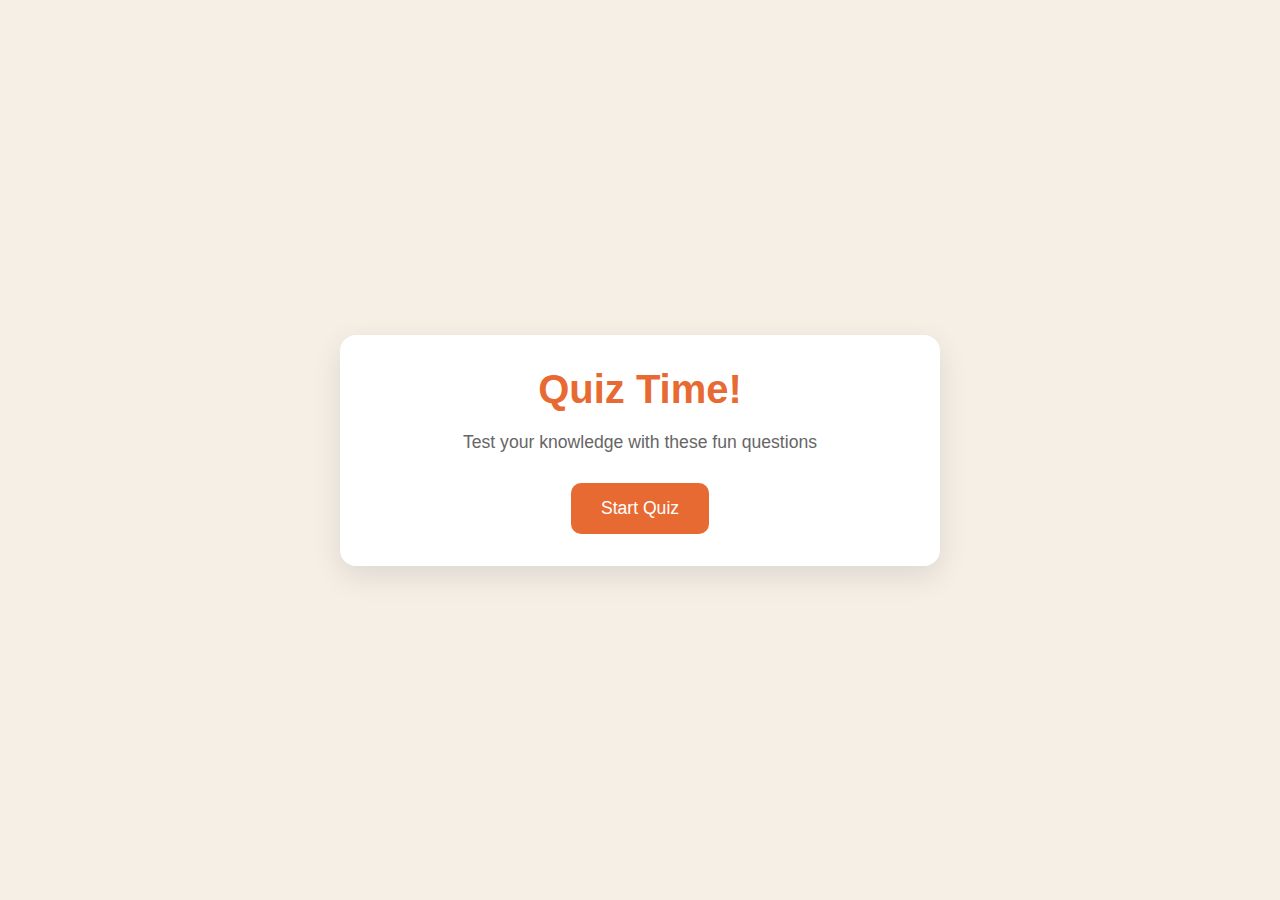
<file: 01-quiz-game/index.html>
<!DOCTYPE html>
<html lang="en">
  <head>
    <meta charset="UTF-8" />
    <meta name="viewport" content="width=device-width, initial-scale=1.0" />
    <title>Quiz Game</title>
    <link rel="stylesheet" href="style.css" />
  </head>
  <body>
    <div class="container">
      <div class="screen active" id="start-screen">
        <h1>Quiz Time!</h1>
        <p>Test your knowledge with these fun questions</p>
        <button id="start-btn">Start Quiz</button>
      </div>

      <div class="screen" id="quiz-screen">
        <div class="quiz-header">
          <h2 id="question-text">Question goes here</h2>
          <div class="quiz-info">
            <p>
              Question <span id="current-question">1</span> of <span id="total-questions">5</span>
            </p>

            <p>Score: <span id="score">0</span></p>
          </div>
        </div>

        <div id="answers-container" class="answers-container">
          <!-- Answer buttons will be insterted here from our js code later at some point -->
        </div>

        <div class="progress-bar">
          <div id="progress" class="progress"></div>
        </div>
      </div>

      <div id="result-screen" class="screen">
        <h1>Quiz Results</h1>
        <div class="result-info">
          <p>You scored <span id="final-score">0</span> out of <span id="max-score">5</span></p>

          <div id="result-message">Good job!</div>
        </div>
        <button id="restart-btn">Restart Quiz</button>
      </div>
    </div>

    <script src="script.js"></script>
  </body>
</html>
</file>
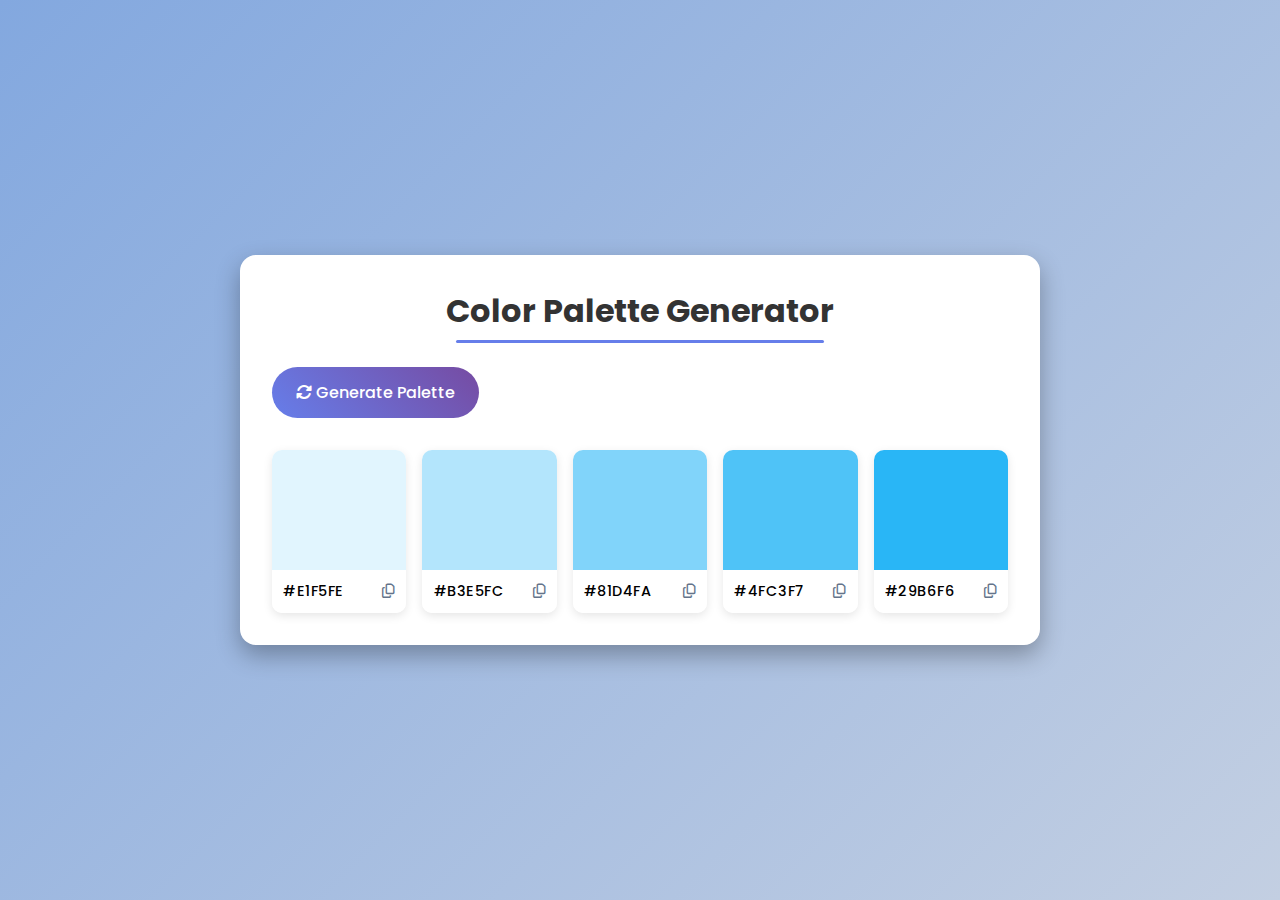
<file: 02-color-palette-generator/index.html>
<!DOCTYPE html>
<html lang="en">
  <head>
    <meta charset="UTF-8" />
    <meta name="viewport" content="width=device-width, initial-scale=1.0" />
    <title>Color Palette Generator</title>
    <link
      rel="stylesheet"
      href="https://cdnjs.cloudflare.com/ajax/libs/font-awesome/6.7.2/css/all.min.css"
      integrity="sha512-Evv84Mr4kqVGRNSgIGL/F/aIDqQb7xQ2vcrdIwxfjThSH8CSR7PBEakCr51Ck+w+/U6swU2Im1vVX0SVk9ABhg=="
      crossorigin="anonymous"
      referrerpolicy="no-referrer"
    />
    <link rel="stylesheet" href="style.css" />
  </head>
  <body>
    <div class="container">
      <h1>Color Palette Generator</h1>

      <button id="generate-btn">
        <i class="fas fa-sync-alt"></i>
        Generate Palette
      </button>

      <div class="palette-container">
        <!-- COLOR BOX 1 -->
        <div class="color-box">
          <div class="color" style="background-color: #e1f5fe"></div>
          <div class="color-info">
            <span class="hex-value">#E1F5FE</span>
            <i class="far fa-copy copy-btn" title="Copy to clipboard"></i>
          </div>
        </div>
        <!-- COLOR BOX 2 -->
        <div class="color-box">
          <div class="color" style="background-color: #b3e5fc"></div>
          <div class="color-info">
            <span class="hex-value">#B3E5FC</span>
            <i class="far fa-copy copy-btn" title="Copy to clipboard"></i>
          </div>
        </div>
        <!-- COLOR BOX 3 -->
        <div class="color-box">
          <div class="color" style="background-color: #81d4fa"></div>
          <div class="color-info">
            <span class="hex-value">#81D4FA</span>
            <i class="far fa-copy copy-btn" title="Copy to clipboard"></i>
          </div>
        </div>
        <!-- COLOR BOX 4 -->
        <div class="color-box">
          <div class="color" style="background-color: #4fc3f7"></div>
          <div class="color-info">
            <span class="hex-value">#4FC3F7</span>
            <i class="far fa-copy copy-btn" title="Copy to clipboard"></i>
          </div>
        </div>
        <!-- COLOR BOX 5 -->
        <div class="color-box">
          <div class="color" style="background-color: #29b6f6"></div>
          <div class="color-info">
            <span class="hex-value">#29B6F6</span>
            <i class="far fa-copy copy-btn" title="Copy to clipboard"></i>
          </div>
        </div>
      </div>
    </div>

    <script src="script.js"></script>
  </body>
</html>
</file>
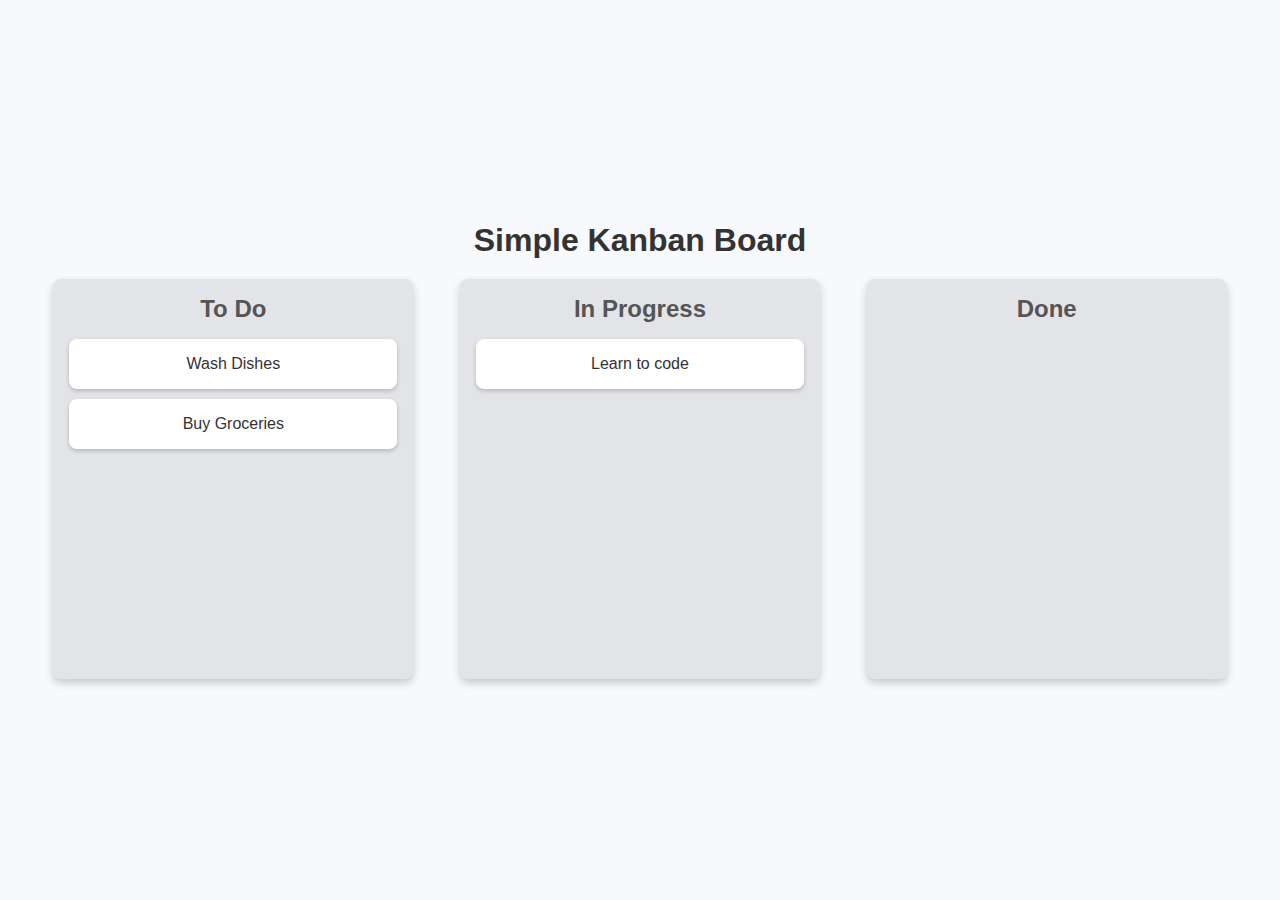
<file: 03-drag-and-drop/index.html>
<!DOCTYPE html>
<html lang="en">
  <head>
    <meta charset="UTF-8" />
    <meta name="viewport" content="width=device-width, initial-scale=1.0" />
    <title>Kanban Board</title>
    <link rel="stylesheet" href="style.css" />
  </head>
  <body>
    <div class="container">
      <h1>Simple Kanban Board</h1>

      <div class="board">
        <!-- LIST 1 -->
        <div class="list" id="list1">
          <h2>To Do</h2>
          <div class="card" draggable="true" id="card1">Wash Dishes</div>
          <div class="card" draggable="true" id="card2">Buy Groceries</div>
        </div>

        <!-- LIST 2 -->
        <div class="list" id="list2">
          <h2>In Progress</h2>
          <div class="card" draggable="true" id="card3">Learn to code</div>
        </div>

        <!-- LIST 3 -->
        <div class="list" id="list3">
          <h2>Done</h2>
        </div>
      </div>
    </div>

    <script src="script.js"></script>
  </body>
</html>
</file>
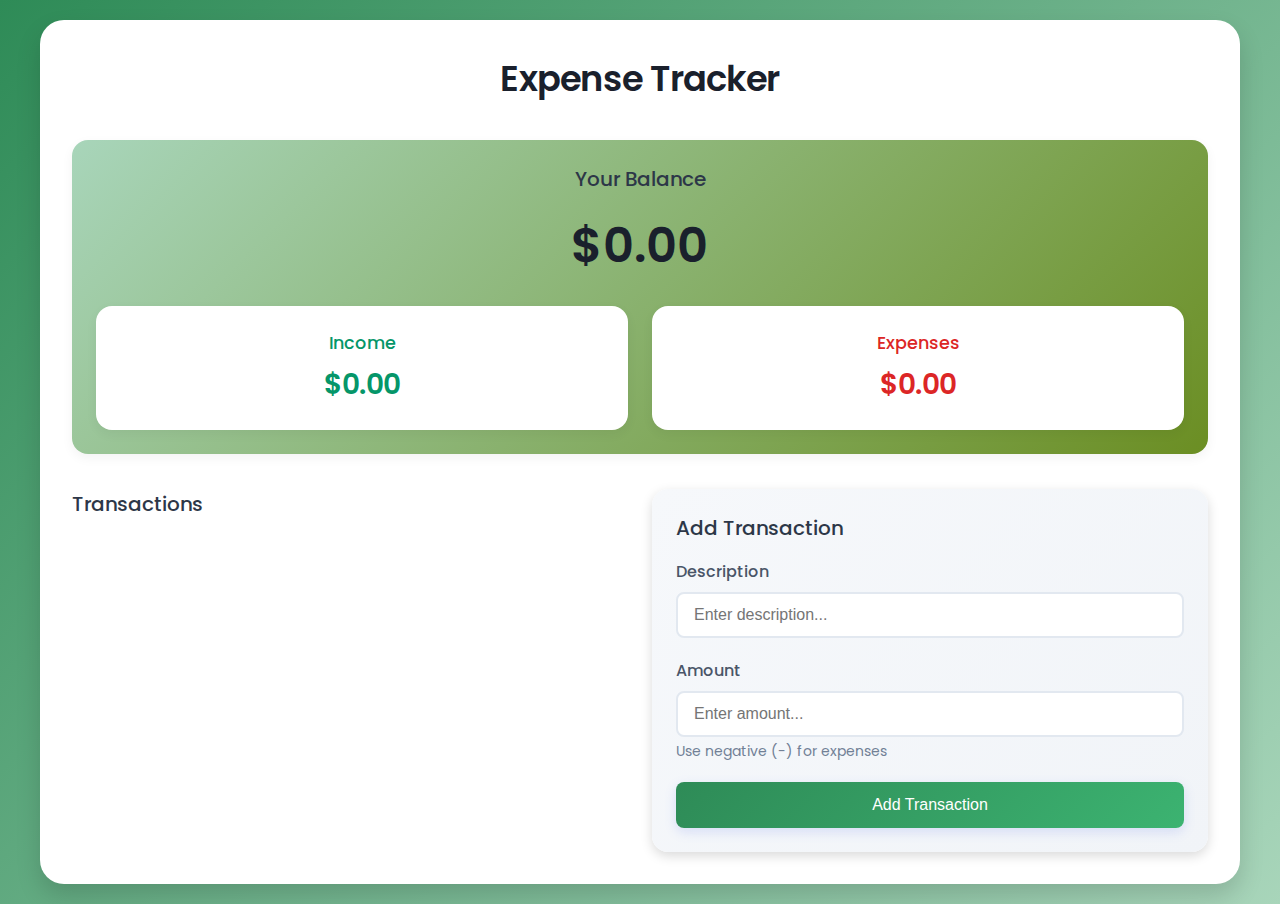
<file: 04-expense-tracker/index.html>
<!DOCTYPE html>
<html lang="en">
  <head>
    <meta charset="UTF-8" />
    <meta name="viewport" content="width=device-width, initial-scale=1.0" />
    <title>Expense Tracker</title>
    <link rel="stylesheet" href="style.css" />
    <link
      href="https://fonts.googleapis.com/css?family=Poppins:100,100italic,200,200italic,300,300italic,regular,italic,500,500italic,600,600italic,700,700italic,800,800italic,900,900italic"
      rel="stylesheet"
    />
  </head>
  <body>
    <div class="container">
      <h1>Expense Tracker</h1>

      <div class="balance-container">
        <h2>Your Balance</h2>
        <h1 id="balance">$0.00</h1>

        <div class="summary">
          <div class="income">
            <h3>Income</h3>
            <p id="income-amount">$0.00</p>
          </div>
          <div class="expenses">
            <h3>Expenses</h3>
            <p id="expense-amount">$0.00</p>
          </div>
        </div>
      </div>

      <div class="main-content">
        <div class="transaction-container">
          <h2>Transactions</h2>
          <ul id="transaction-list">
            <!-- TRANSACTIONS WILL BE INSERTED HERE -->
          </ul>
        </div>

        <div class="form-container">
          <h2>Add Transaction</h2>

          <form id="transaction-form">
            <div class="form-group">
              <label for="description">Description</label>
              <input type="text" id="description" placeholder="Enter description..." required />
            </div>

            <div class="form-group">
              <label for="amount">Amount</label>
              <input type="number" id="amount" placeholder="Enter amount..." required />
              <small>Use negative (-) for expenses</small>
            </div>

            <button type="submit">Add Transaction</button>
          </form>
        </div>
      </div>
    </div>

    <script src="script.js"></script>
  </body>
</html>
</file>
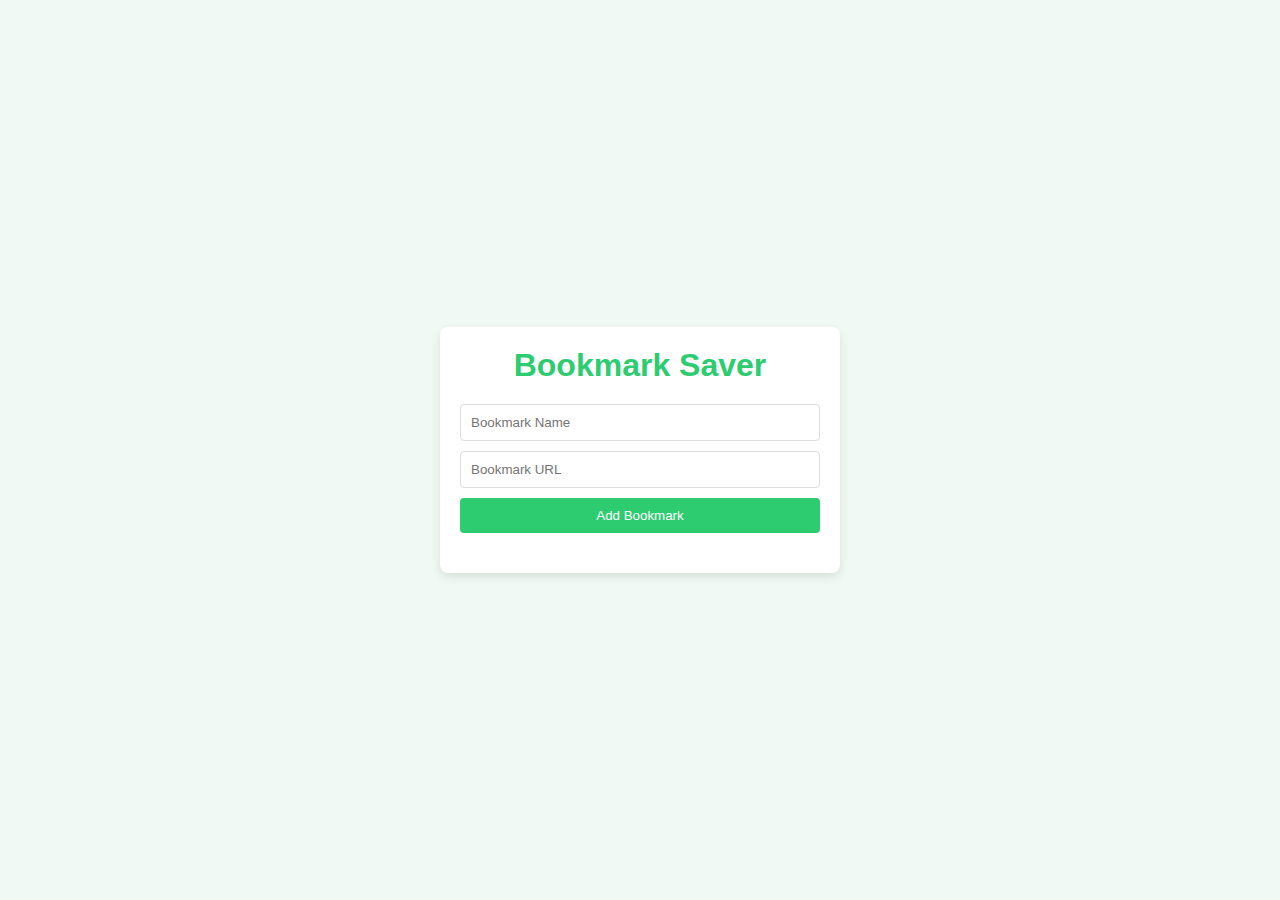
<file: 05-bookmark-saver/index.html>
<!DOCTYPE html>
<html lang="en">
  <head>
    <meta charset="UTF-8" />
    <meta name="viewport" content="width=device-width, initial-scale=1.0" />
    <title>Bookmark Saver</title>
    <link rel="stylesheet" href="style.css" />
  </head>
  <body>
    <div class="app-container">
      <h1>Bookmark Saver</h1>
      <div class="input-container">
        <input type="text" id="bookmark-name" placeholder="Bookmark Name" />
        <input type="url" id="bookmark-url" placeholder="Bookmark URL" />
        <button id="add-bookmark">Add Bookmark</button>
      </div>

      <ul id="bookmark-list"></ul>
    </div>

    <script src="script.js"></script>
  </body>
</html>
</file>
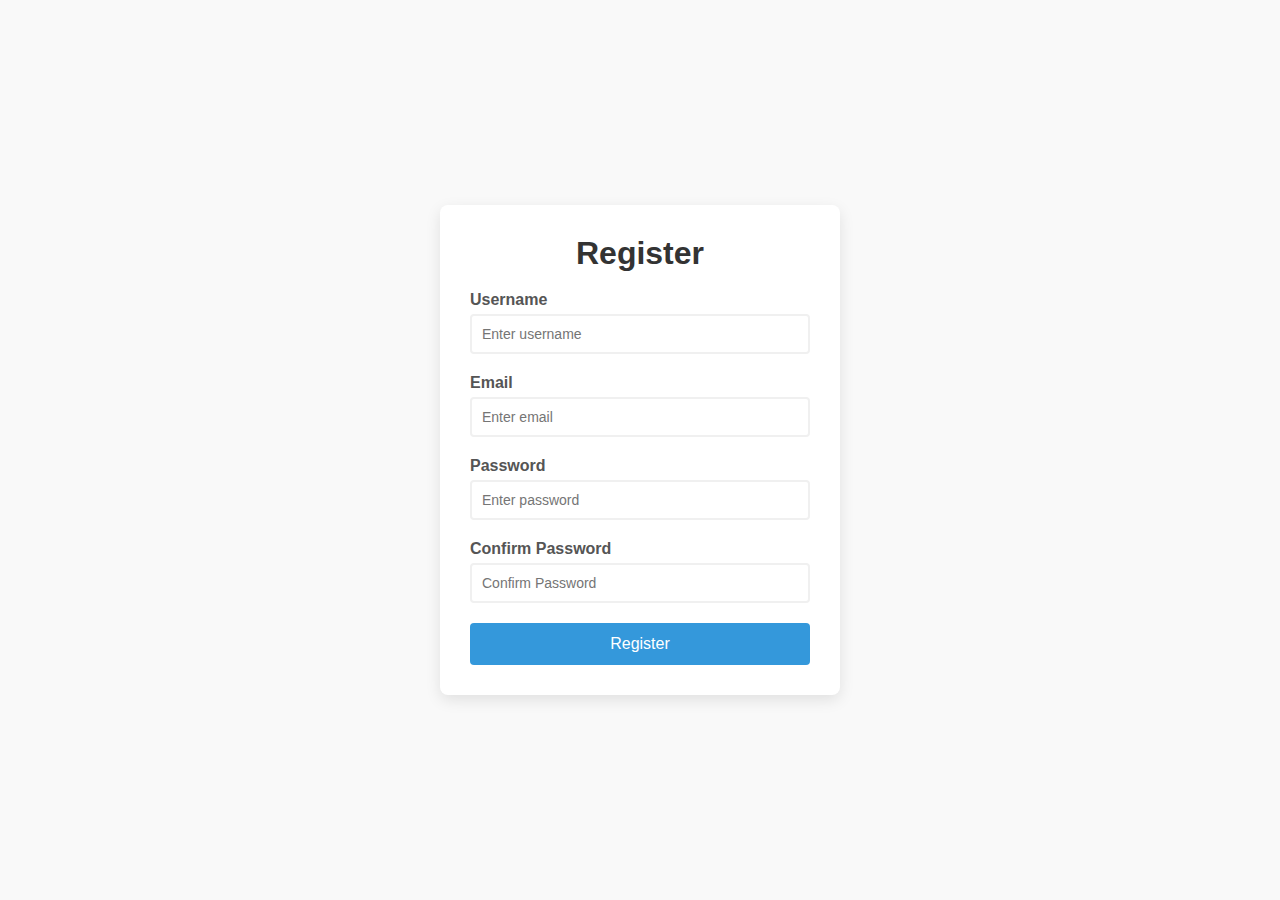
<file: 06-form-validator/index.html>
<!DOCTYPE html>
<html lang="en">
  <head>
    <meta charset="UTF-8" />
    <meta name="viewport" content="width=device-width, initial-scale=1.0" />
    <title>Form Validator</title>
    <link rel="stylesheet" href="style.css" />
  </head>
  <body>
    <div class="container">
      <form id="registration-form">
        <h1>Register</h1>

        <!-- username -->
        <div class="form-group">
          <label for="username">Username</label>
          <input type="text" id="username" placeholder="Enter username" />
          <small></small>
        </div>
        <!-- email -->
        <div class="form-group">
          <label for="email">Email</label>
          <input type="email" id="email" placeholder="Enter email" />
          <small></small>
        </div>
        <!-- password -->
        <div class="form-group">
          <label for="password">Password</label>
          <input type="password" id="password" placeholder="Enter password" />
          <small></small>
        </div>
        <!-- confirm password -->
        <div class="form-group">
          <label for="confirmPassword">Confirm Password</label>
          <input type="password" id="confirmPassword" placeholder="Confirm Password" />
          <small></small>
        </div>
        <!-- submit btn -->
        <button type="submit">Register</button>
      </form>
    </div>

    <script src="script.js"></script>
  </body>
</html>
</file>
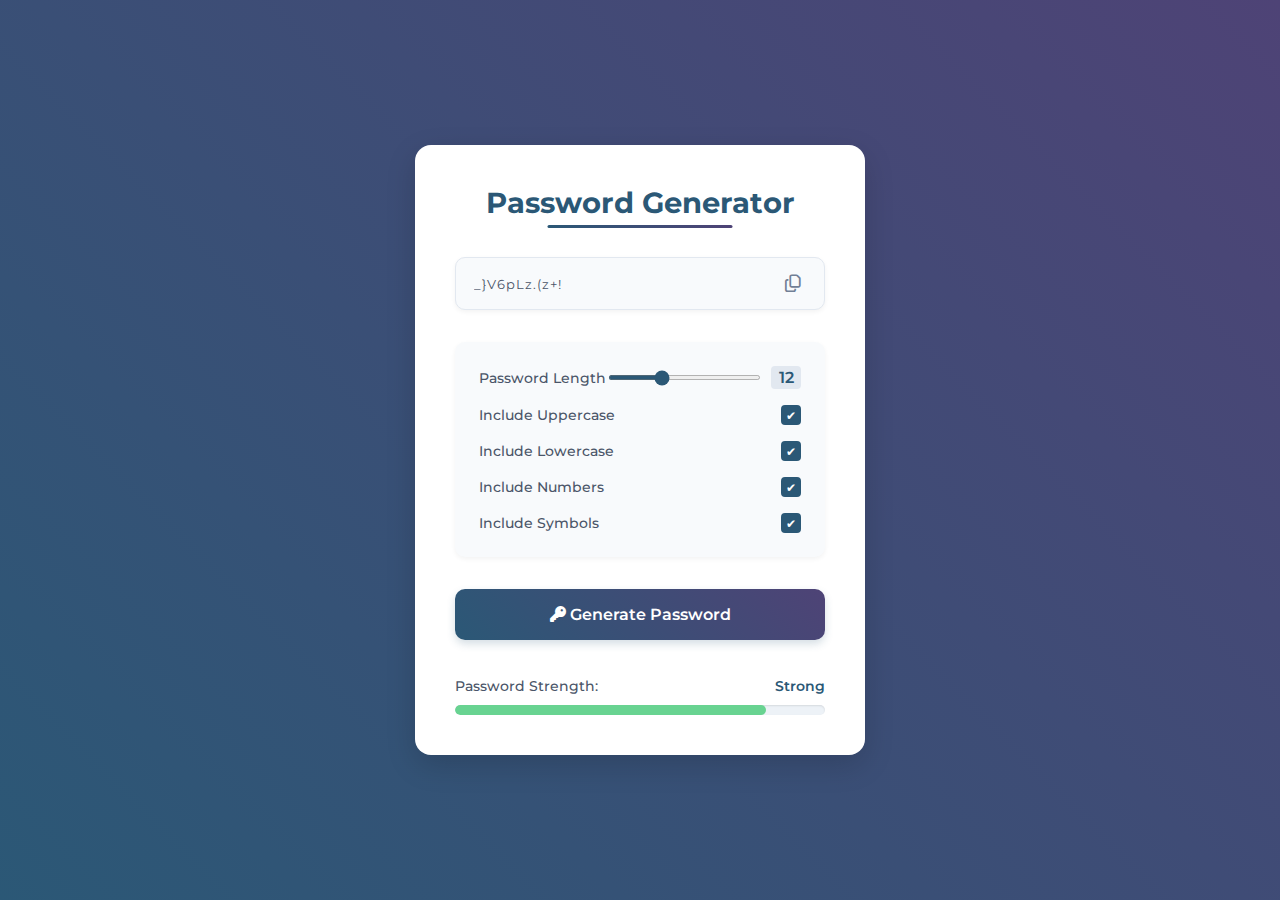
<file: 07-password-generator/index.html>
<!DOCTYPE html>
<html lang="en">
  <head>
    <meta charset="UTF-8" />
    <meta name="viewport" content="width=device-width, initial-scale=1.0" />
    <title>Password Generator</title>
    <link rel="stylesheet" href="style.css" />
    <link
      rel="stylesheet"
      href="https://cdnjs.cloudflare.com/ajax/libs/font-awesome/6.7.2/css/all.min.css"
      integrity="sha512-Evv84Mr4kqVGRNSgIGL/F/aIDqQb7xQ2vcrdIwxfjThSH8CSR7PBEakCr51Ck+w+/U6swU2Im1vVX0SVk9ABhg=="
      crossorigin="anonymous"
      referrerpolicy="no-referrer"
    />
  </head>
  <body>
    <div class="container">
      <h1>Password Generator</h1>

      <!-- password container -->
      <div class="password-container">
        <input type="text" readonly id="password" />
        <i class="far fa-copy" id="copy-btn" title="Copy to clipboard"></i>
      </div>

      <!-- options -->
      <div class="options">
        <!-- password length -->
        <div class="option">
          <label for="length">Password Length</label>
          <div class="range-container">
            <input type="range" id="length" min="6" max="24" value="12" />
            <span id="length-value">12</span>
          </div>
        </div>
        <!-- include uppercase -->
        <div class="option">
          <label for="uppercase">Include Uppercase</label>
          <input type="checkbox" id="uppercase" checked />
        </div>
        <!-- include lowercase -->
        <div class="option">
          <label for="lowercase">Include Lowercase</label>
          <input type="checkbox" id="lowercase" checked />
        </div>
        <!-- include numbers -->
        <div class="option">
          <label for="numbers">Include Numbers</label>
          <input type="checkbox" id="numbers" checked />
        </div>
        <!-- include symbols -->
        <div class="option">
          <label for="symbols">Include Symbols</label>
          <input type="checkbox" id="symbols" checked />
        </div>
      </div>

      <button id="generate-btn">
        <i class="fas fa-key"></i>
        Generate Password
      </button>

      <div class="strength-container">
        <p>Password Strength: <span id="strength-label">Medium</span></p>

        <div class="strength-meter">
          <div class="strength-bar"></div>
        </div>
      </div>
    </div>

    <script src="script.js"></script>
  </body>
</html>
</file>
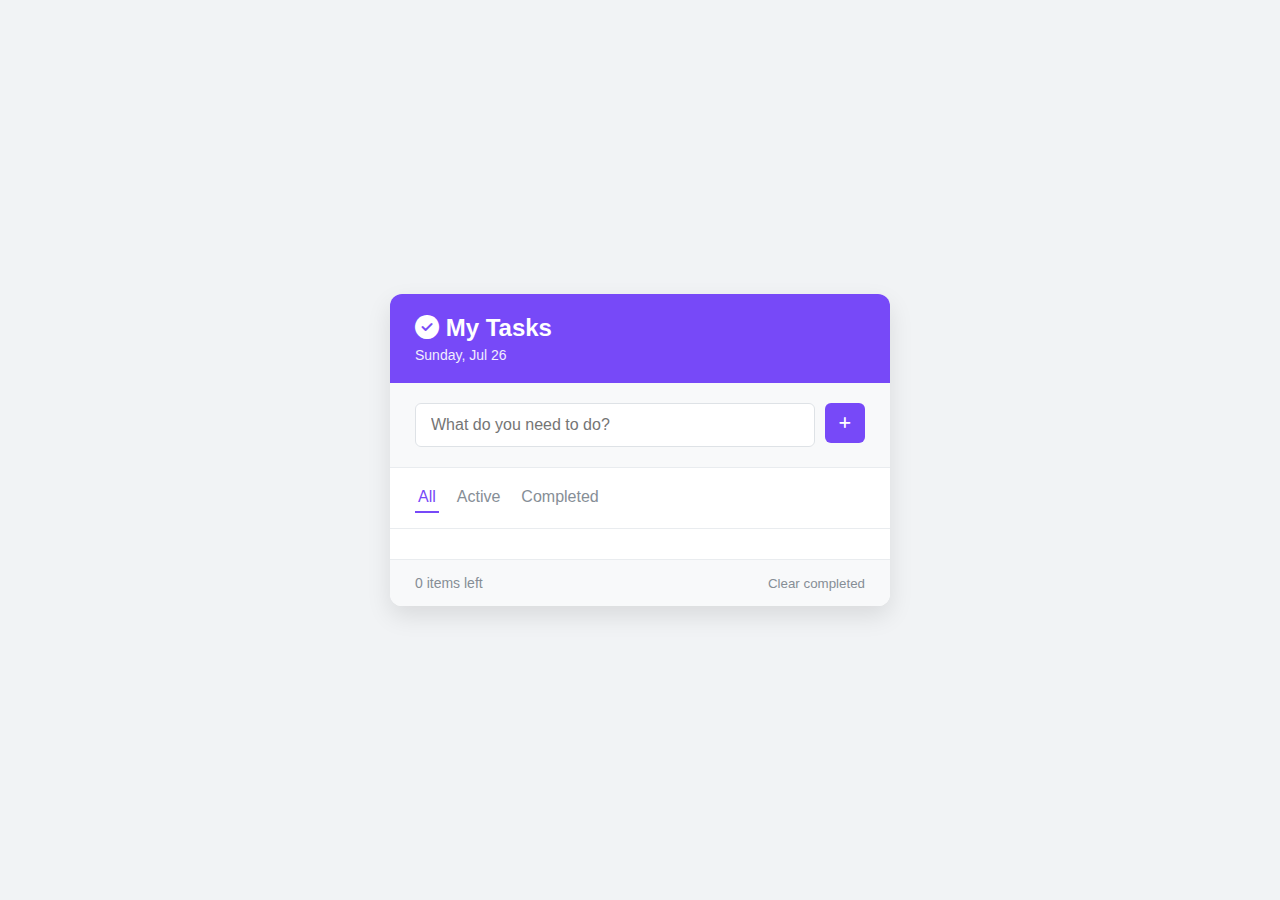
<file: 08-todo-app/index.html>
<!DOCTYPE html>
<html lang="en">
  <head>
    <meta charset="UTF-8" />
    <meta name="viewport" content="width=device-width, initial-scale=1.0" />
    <title>Todo App</title>
    <link rel="stylesheet" href="style.css" />
    <link
      rel="stylesheet"
      href="https://cdnjs.cloudflare.com/ajax/libs/font-awesome/6.7.2/css/all.min.css"
      integrity="sha512-Evv84Mr4kqVGRNSgIGL/F/aIDqQb7xQ2vcrdIwxfjThSH8CSR7PBEakCr51Ck+w+/U6swU2Im1vVX0SVk9ABhg=="
      crossorigin="anonymous"
      referrerpolicy="no-referrer"
    />
  </head>
  <body>
    <div class="app">
      <header>
        <h1>
          <i class="fas fa-check-circle"></i>
          My Tasks
        </h1>
        <p id="date"></p>
      </header>

      <div class="todo-input">
        <input type="text" id="task-input" placeholder="What do you need to do?" />
        <button id="add-task">
          <i class="fas fa-plus"></i>
        </button>
      </div>

      <div class="filters">
        <span class="filter active" data-filter="all"> All </span>
        <span class="filter" data-filter="active"> Active </span>
        <span class="filter" data-filter="completed"> Completed </span>
      </div>

      <div class="todos-container">
        <ul id="todos-list">
          <!-- li will be inserted right here later in the video -->
          <!-- <li class="todo-item">
            <label class="checkbox-container">
              <input type="checkbox" class="todo-checkbox" />
              <span class="checkmark"></span>
            </label>
            <span class="todo-item-text">Buy groceries</span>
            <button class="delete-btn"><i class="fas fa-times"></i></button>
          </li> -->
        </ul>
        <div class="empty-state hidden">
          <i class="fas fa-clipboard-list"></i>
          <p>No tasks here yet</p>
        </div>
      </div>

      <footer>
        <p id="items-left">0 items left</p>
        <button id="clear-completed">Clear completed</button>
      </footer>
    </div>

    <script src="script.js"></script>
  </body>
</html>
</file>
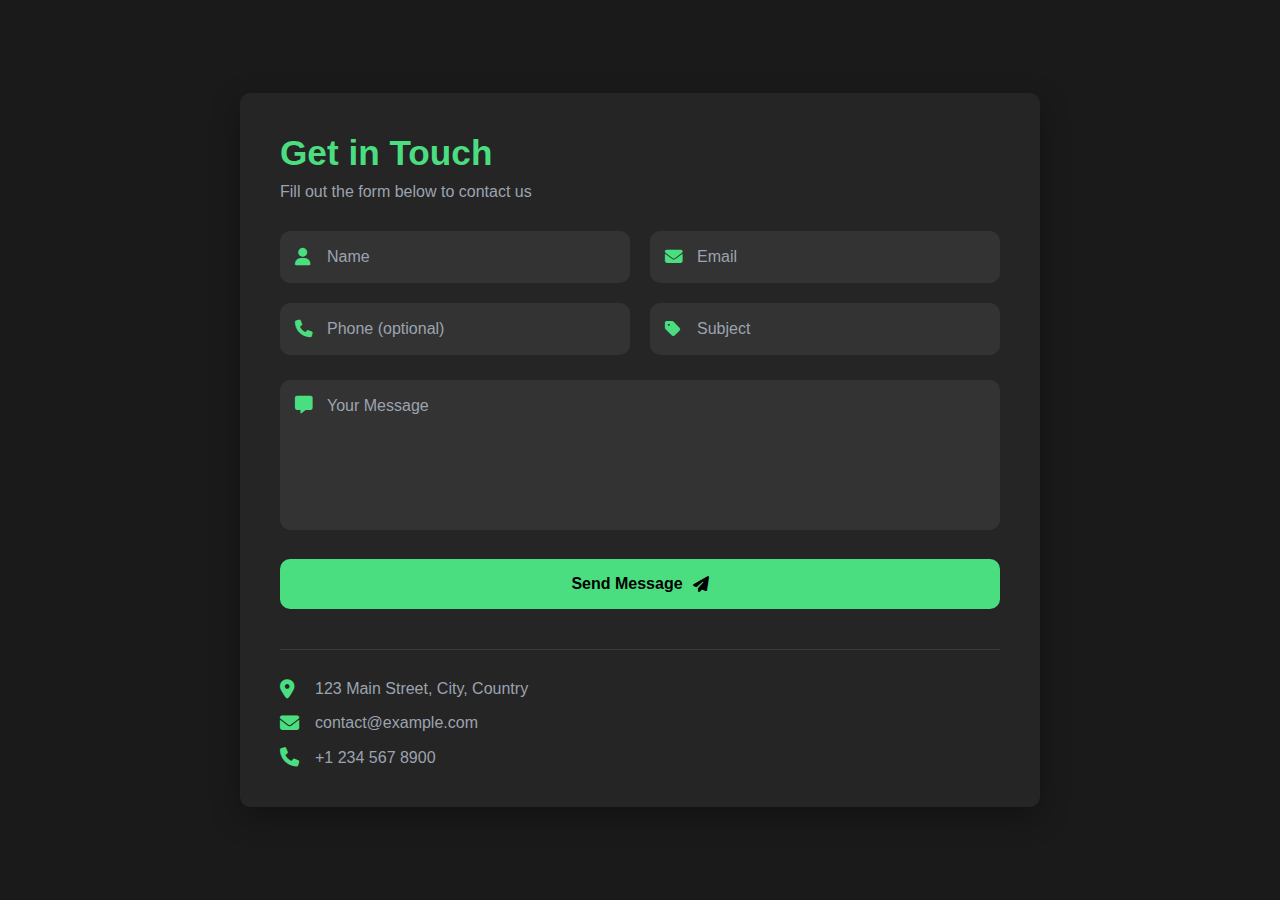
<file: 09-contact-form/index.html>
<!DOCTYPE html>
<html lang="en">
  <head>
    <meta charset="UTF-8" />
    <meta name="viewport" content="width=device-width, initial-scale=1.0" />
    <title>Contact Form</title>
    <link rel="stylesheet" href="style.css" />
    <link
      rel="stylesheet"
      href="https://cdnjs.cloudflare.com/ajax/libs/font-awesome/6.7.2/css/all.min.css"
      integrity="sha512-Evv84Mr4kqVGRNSgIGL/F/aIDqQb7xQ2vcrdIwxfjThSH8CSR7PBEakCr51Ck+w+/U6swU2Im1vVX0SVk9ABhg=="
      crossorigin="anonymous"
      referrerpolicy="no-referrer"
    />
  </head>
  <body>
    <div class="container">
      <div class="form-container">
        <h1>Get in Touch</h1>
        <p>Fill out the form below to contact us</p>

        <form>
          <div class="input-group">
            <div class="input-field">
              <i class="fas fa-user"></i>
              <input type="text" placeholder="Name" required />
            </div>

            <div class="input-field">
              <i class="fas fa-envelope"></i>
              <input type="email" placeholder="Email" required />
            </div>

            <div class="input-field">
              <i class="fas fa-phone"></i>
              <input type="tel" placeholder="Phone (optional)" />
            </div>

            <div class="input-field">
              <i class="fas fa-tag"></i>
              <input type="text" placeholder="Subject" required />
            </div>
          </div>

          <div class="message-field">
            <i class="fas fa-message"></i>
            <textarea placeholder="Your Message" required></textarea>
          </div>

          <button type="submit">
            <div class="btn-content">
              <span>Send Message</span>
              <i class="fas fa-paper-plane"></i>
            </div>
          </button>
        </form>

        <div class="contact-info">
          <div class="info-item">
            <i class="fas fa-map-marker-alt"></i>
            <span>123 Main Street, City, Country</span>
          </div>
          <div class="info-item">
            <i class="fas fa-envelope"></i>
            <span>contact@example.com</span>
          </div>

          <div class="info-item">
            <i class="fas fa-phone"></i>
            <span>+1 234 567 8900</span>
          </div>
        </div>
      </div>
    </div>
  </body>
</html>
</file>
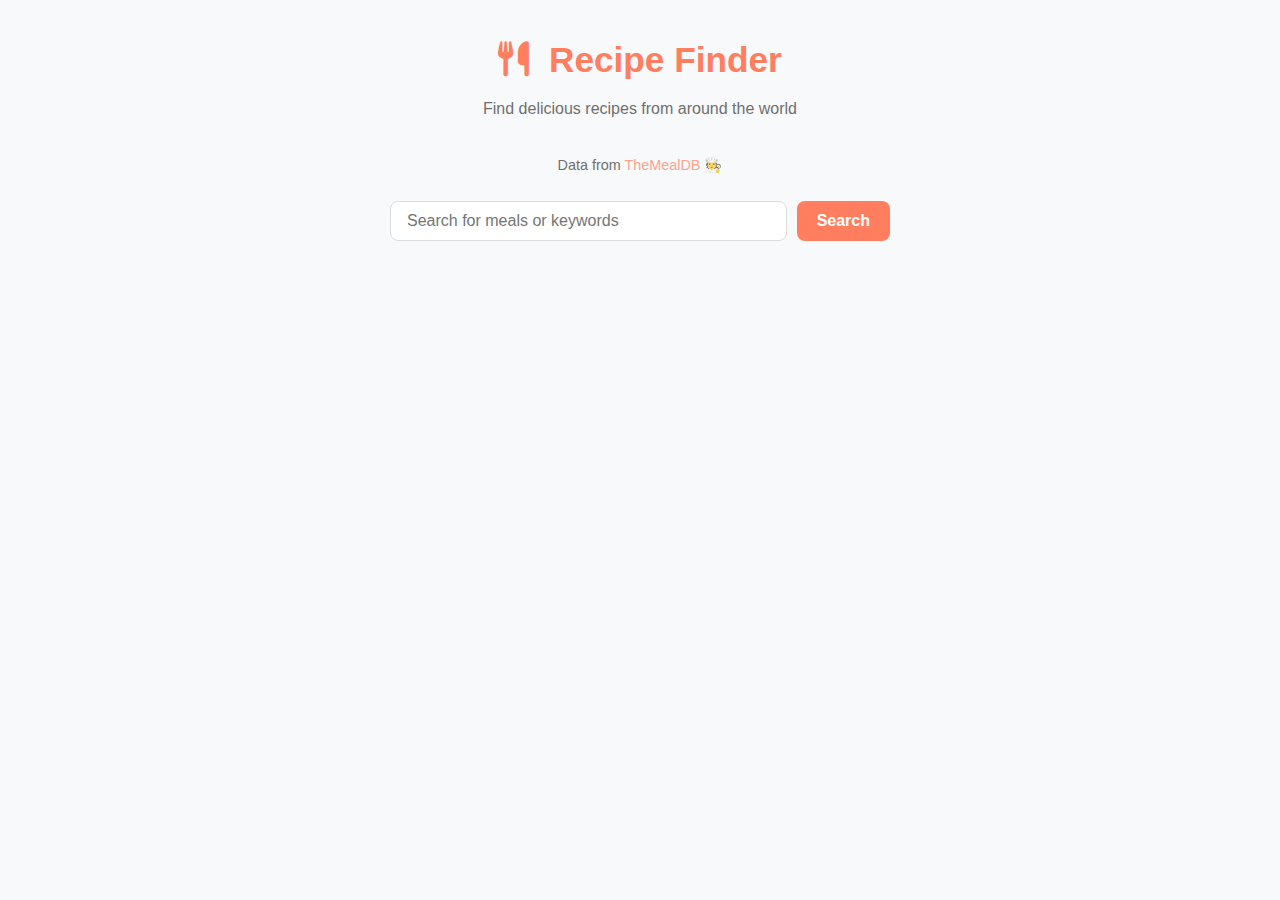
<file: 12-recipe-finder/index.html>
<!DOCTYPE html>
<html lang="en">
  <head>
    <meta charset="UTF-8" />
    <meta name="viewport" content="width=device-width, initial-scale=1.0" />
    <title>Recipe Finder App</title>
    <link rel="stylesheet" href="style.css" />
    <link
      rel="stylesheet"
      href="https://cdnjs.cloudflare.com/ajax/libs/font-awesome/6.7.2/css/all.min.css"
      integrity="sha512-Evv84Mr4kqVGRNSgIGL/F/aIDqQb7xQ2vcrdIwxfjThSH8CSR7PBEakCr51Ck+w+/U6swU2Im1vVX0SVk9ABhg=="
      crossorigin="anonymous"
      referrerpolicy="no-referrer"
    />
  </head>
  <body>
    <div class="container">
      <header>
        <h1><i class="fas fa-utensils"></i> Recipe Finder</h1>
        <p>Find delicious recipes from around the world</p>
      </header>

      <p class="api-link">Data from <a href="https://www.themealdb.com/api.php">TheMealDB 🧑‍🍳</a></p>

      <div class="search-container">
        <input type="text" id="search-input" placeholder="Search for meals or keywords" />
        <button id="search-btn">Search</button>
      </div>

      <div id="error-container" class="hidden">
        <p>No meals found. Try another search term!</p>
      </div>

      <div id="result-heading"></div>

      <div id="meals" class="meals-container"></div>

      <div id="meal-details" class="hidden">
        <button id="back-btn"><i class="fas fa-arrow-left"></i> Back to recipes</button>

        <div class="meal-details-content"></div>
      </div>
    </div>

    <script src="script.js"></script>
  </body>
</html>
</file>
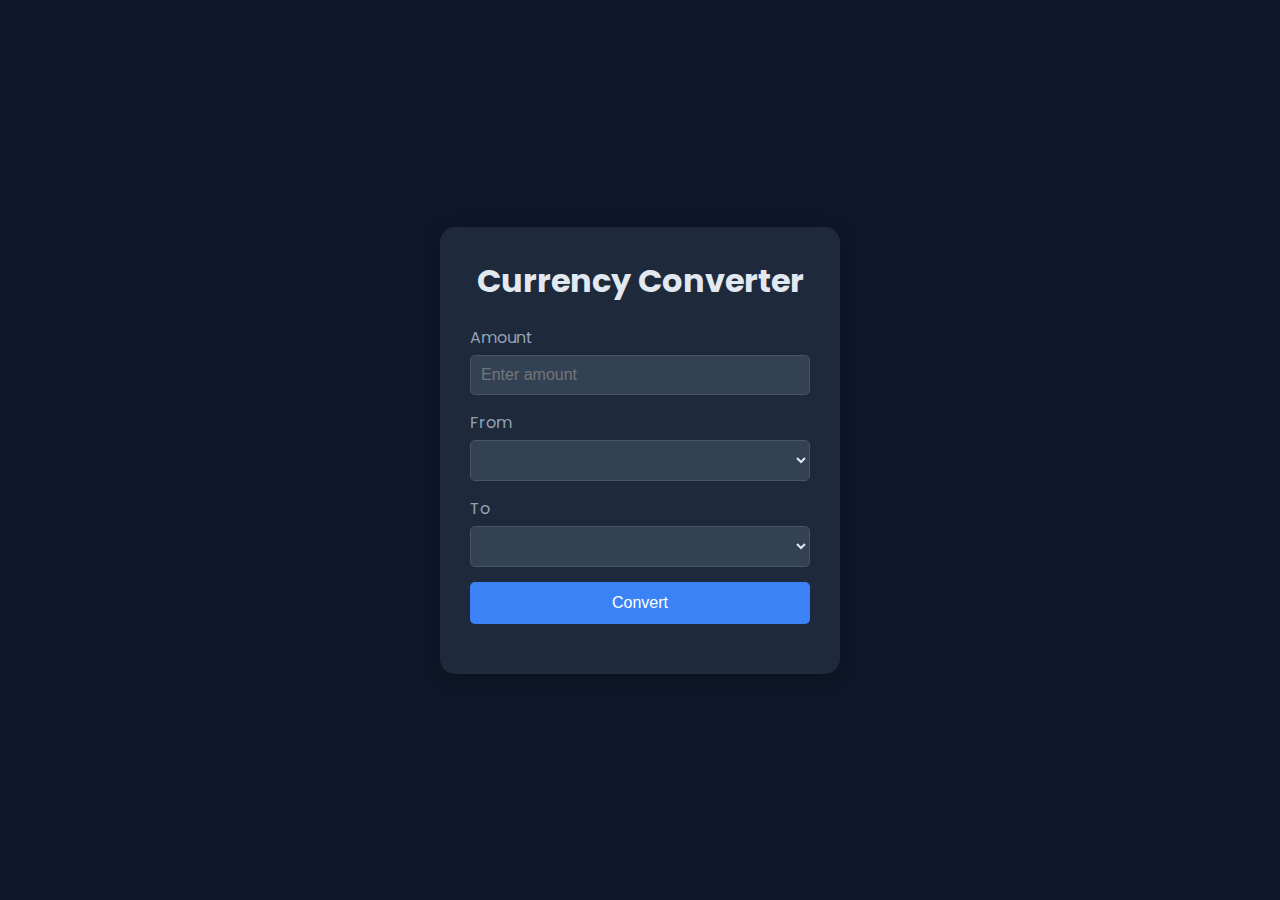
<file: 13-currency-converter/index.html>
<!DOCTYPE html>
<html lang="en">
  <head>
    <meta charset="UTF-8" />
    <meta name="viewport" content="width=device-width, initial-scale=1.0" />
    <title>Curreny Converter App</title>
    <link rel="stylesheet" href="style.css" />
    <link
      href="https://fonts.googleapis.com/css?family=Poppins:100,100italic,200,200italic,300,300italic,regular,italic,500,500italic,600,600italic,700,700italic,800,800italic,900,900italic"
      rel="stylesheet"
    />
  </head>
  <body>
    <div class="container">
      <h1>Currency Converter</h1>

      <form id="converter-form">
        <div class="form-group">
          <label for="amount">Amount</label>
          <input type="number" id="amount" placeholder="Enter amount" required />
        </div>

        <div class="form-group">
          <label for="from-currency">From</label>
          <select id="from-currency">
            <!-- Currency options will be inserted from our api -->
          </select>
        </div>

        <div class="form-group">
          <label for="to-currency">To</label>
          <select id="to-currency">
            <!-- Currency options will be inserted from our api -->
          </select>
        </div>

        <button type="submit">Convert</button>
      </form>

      <div id="result"></div>
    </div>

    <script src="script.js"></script>
  </body>
</html>
</file>
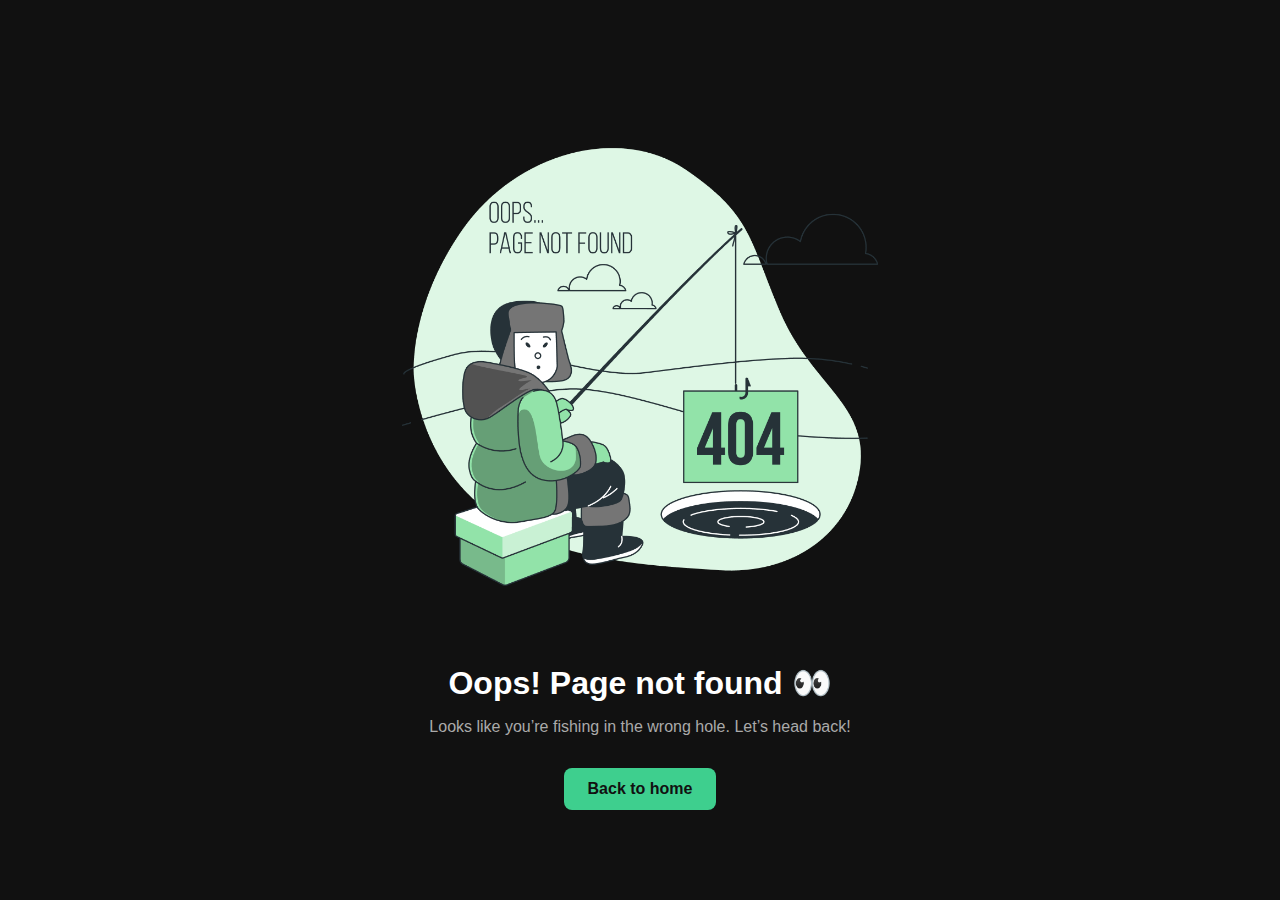
<file: 15-404-page/index.html>
<!DOCTYPE html>
<html lang="en">
  <head>
    <meta charset="UTF-8" />
    <meta name="viewport" content="width=device-width, initial-scale=1.0" />
    <title>Custom 404 Page</title>
    <link rel="stylesheet" href="style.css" />
  </head>
  <body>
    <img src="404.png" alt="404 illustration" />
    <h1>Oops! Page not found 👀</h1>
    <p>Looks like you’re fishing in the wrong hole. Let’s head back!</p>
    <a href="#">Back to home</a>
  </body>
</html>
</file>
<file: 03-drag-and-drop/style.css>
* {
  padding: 0;
  margin: 0;
  box-sizing: border-box;
}

body {
  font-family: sans-serif;
  background-color: #f7f9fc;
  display: flex;
  justify-content: center;
  align-items: center;
  min-height: 100vh;
}

.container {
  text-align: center;
  width: 100%;
  padding: 1.2rem;
}

h1 {
  color: #333;
  margin-bottom: 20px;
  font-size: 2rem;
}

.board {
  display: flex;
  justify-content: space-around;
  align-items: flex-start;
  width: 100%;
  max-width: 1200px;
  margin: 0 auto;
  gap: 20px;
}

.list {
  background-color: #e3e4e8;
  padding: 1rem;
  border-radius: 8px;
  width: 30%;
  min-height: 400px;
  box-shadow: 0 4px 8px rgba(0, 0, 0, 0.2);
}

.list h2 {
  color: #555;
  margin-bottom: 1rem;
  font-size: 1.5rem;
}

.card {
  background-color: white;
  color: #333;
  padding: 1rem;
  margin-bottom: 10px;
  border-radius: 8px;
  cursor: grab;
  box-shadow: 0 2px 4px rgba(0, 0, 0, 0.2);
  transition: transform 0.2s, box-shadow 0.2s;
}

.card:active {
  cursor: grabbing;
  transform: scale(1.05);
  box-shadow: 0 4px 8px rgba(0, 0, 0, 0.2);
}

.list.over {
  background-color: #d1d3d8;
}

@media (max-width: 768px) {
  .board {
    flex-direction: column;
    align-items: center;
  }

  .list {
    width: 80%;
    margin-bottom: 20px;
  }
}
</file>
<file: 04-expense-tracker/style.css>
* {
  margin: 0;
  padding: 0;
  box-sizing: border-box;
}

body {
  background: linear-gradient(135deg, #2e8b57, #a8d5ba);
  min-height: 100vh;
  font-family: "Poppins", sans-serif;
  display: flex;
  align-items: center;
  justify-content: center;
  padding: 20px;
  color: #2d3436;
}

.container {
  width: 100%;
  max-width: 1200px;
  background-color: #fff;
  padding: 2rem;
  border-radius: 24px;
  box-shadow: 0 12px 24px rgba(0, 0, 0, 0.15);
}

h1 {
  text-align: center;
  color: #1a202c;
  margin-bottom: 35px;
  font-size: 2.2rem;
  font-weight: 600;
  letter-spacing: -0.5px;
}

h2 {
  color: #2d3748;
  margin-bottom: 1rem;
  font-size: 1.25rem;
  font-weight: 500;
}

.balance-container {
  text-align: center;
  margin-bottom: 35px;
  padding: 24px;
  background: linear-gradient(135deg, #a8d5ba, #6b8e23);
  border-radius: 1rem;
  box-shadow: 0 4px 12px rgba(0, 0, 0, 0.05);
}

.balance-container h1 {
  font-size: 3rem;
  margin: 15px 0;
}

.summary {
  display: grid;
  grid-template-columns: 1fr 1fr;
  gap: 24px;
  margin-top: 24px;
}

.main-content {
  display: grid;
  grid-template-columns: 1fr 1fr;
  gap: 24px;
}

.income,
.expenses {
  background-color: white;
  padding: 24px;
  border-radius: 1rem;
  box-shadow: 0 4px 12px rgba(0, 0, 0, 0.05);
  transition: transform 0.2s ease;
}

.income:hover,
.expenses:hover {
  transform: translateY(-2px);
}

.income h3 {
  color: #059669;
  font-size: 1.1rem;
  font-weight: 500;
}

.expenses h3 {
  color: #dc2626;
  font-size: 1.1rem;
  font-weight: 500;
}

.income p,
.expenses p {
  margin-top: 8px;
  font-size: 1.75rem;
  font-weight: 600;
}

.income p {
  color: #059669;
}

.expenses p {
  color: #dc2626;
}

.transaction-container {
  height: 100%;
  display: flex;
  flex-direction: column;
}

#transaction-list {
  list-style: none;
  max-height: 500px;
  overflow-y: auto;
  padding-right: 8px;
  flex-grow: 1;
}

#transaction-list::-webkit-scrollbar {
  width: 8px;
}

#transaction-list::-webkit-scrollbar-track {
  /* track is the bg of the scrollbar */
  background-color: #f1f1f1;
  border-radius: 4px;
}
#transaction-list::-webkit-scrollbar-thumb {
  /* thumb is the draggble part of the scrollbar */
  background-color: #cbd5e0;
  border-radius: 4px;
}
#transaction-list::-webkit-scrollbar-thumb:hover {
  background-color: #a0aec0;
}

.transaction {
  display: flex;
  justify-content: space-between;
  align-items: center;
  padding: 1rem 1.2rem;
  margin-bottom: 12px;
  border-radius: 12px;
  background-color: #fff;
  box-shadow: 0 2px 8px rgba(0, 0, 0, 0.05);
  transition: all 0.2s ease;
  border-right: 5px solid;
  animation: slideIn 0.3s ease;
}

@keyframes slideIn {
  from {
    opacity: 0;
    transform: translateX(-20px);
  }

  to {
    opacity: 1;
    transform: translateX(0px);
  }
}

.transaction:hover {
  transform: translateX(4px);
  box-shadow: 0 4px 12px rgba(0, 0, 0, 0.1);
}

.transaction.income {
  border-right-color: #059669;
}

.transaction.expense {
  border-right-color: #dc2626;
}

.transaction .delete-btn {
  background: none;
  border: none;
  color: #dc2626;
  cursor: pointer;
  font-size: 1.4rem;
  opacity: 0;
  transition: all 0.2s ease;
  padding: 4px 8px;
  border-radius: 4px;
  margin-left: 12px;
}

.transaction:hover .delete-btn {
  opacity: 1;
}

.transaction .delete-btn:hover {
  background-color: #fee2e2;
  transform: scale(1.1);
}

.form-container {
  background: linear-gradient(135deg, #f6f8fb, #f1f4f8);
  padding: 24px;
  border-radius: 16px;
  box-shadow: 0 4px 12px rgba(0, 0, 0, 0.15);
  height: 100%;
  display: flex;
  flex-direction: column;
}

.form-container form {
  height: 100%;
  display: flex;
  flex-direction: column;
}

.form-group {
  margin-bottom: 20px;
}

label {
  display: block;
  margin-bottom: 8px;
  color: #4a5568;
  font-weight: 500;
}

input {
  width: 100%;
  padding: 12px 16px;
  border: 2px solid #e2e8f0;
  border-radius: 8px;
  font-size: 1rem;
  transition: all 0.2s ease;
  background-color: white;
}

input:focus {
  outline: none;
  border-color: #667eea;
  box-shadow: 0 0 0 3px rgba(102, 126, 234, 0.1);
}

input:hover {
  border-color: #cbd5e0;
}

small {
  color: #718096;
  font-size: 0.875rem;
  margin-top: 4px;
  display: block;
}

button[type="submit"] {
  width: 100%;
  padding: 14px;
  background: linear-gradient(135deg, #2e8b57 0%, #3cb371 100%);
  color: white;
  border: none;
  border-radius: 8px;
  cursor: pointer;
  font-size: 1rem;
  font-weight: 500;
  transition: all 0.2s ease;
  box-shadow: 0 4px 12px rgba(102, 126, 234, 0.2);
  margin-top: auto;
}

button[type="submit"]:hover {
  transform: translateY(-2px);
  box-shadow: 0 6px 16px rgba(102, 126, 234, 0.3);
}

button[type="submit"]:active {
  transform: translateY(0);
}

/* responsiveness */

@media (max-width: 900px) {
  .main-content {
    grid-template-columns: 1fr;
  }

  #transaction-list {
    max-height: 300px;
  }
}

@media (max-width: 480px) {
  .container {
    padding: 24px;
  }

  .summary {
    grid-template-columns: 1fr;
    gap: 16px;
  }

  .balance-container h1 {
    font-size: 2.5rem;
  }

  .income p,
  .expenses p {
    font-size: 1.5rem;
  }

  .transaction {
    padding: 14px 16px;
  }

  h1 {
    font-size: 1.8rem;
  }
}
</file>
<file: 05-bookmark-saver/style.css>
* {
  margin: 0;
  padding: 0;
  box-sizing: border-box;
}

body {
  font-family: sans-serif;
  background-color: #f0f9f4;
  color: #333;
  display: flex;
  justify-content: center;
  align-items: center;
  height: 100vh;
}

.app-container {
  background-color: #fff;
  padding: 20px;
  border-radius: 8px;
  box-shadow: 0 4px 10px rgba(0, 0, 0, 0.1);
  max-width: 400px;
  width: 90%;
  text-align: center;
}

h1 {
  color: #2ecc71;
  margin-bottom: 20px;
}

.input-container {
  display: flex;
  flex-direction: column;
  gap: 10px;
  margin-bottom: 20px;
}

input {
  padding: 10px;
  border-radius: 4px;
  border: 1px solid #ddd;
}

button {
  padding: 10px;
  background-color: #2ecc71;
  color: white;
  border: none;
  border-radius: 4px;
  cursor: pointer;
  transition: background-color 0.3s ease;
}

button:hover {
  background-color: #27ae60;
}

#bookmark-list {
  list-style: none;
  padding: 0;
}

#bookmark-list li {
  background-color: #f9f9f9;
  padding: 10px;
  border: 1px solid #ddd;
  border-radius: 4px;
  margin-bottom: 10px;
  display: flex;
  justify-content: space-between;
  align-items: center;
}

#bookmark-list a {
  color: #2ecc71;
  text-decoration: none;
}

#bookmark-list button {
  background-color: #e74c3c;
  padding: 5px 10px;
}

#bookmark-list button:hover {
  background-color: #c0392b;
}
</file>
<file: 06-form-validator/style.css>
* {
  margin: 0;
  padding: 0;
  box-sizing: border-box;
}

body {
  background-color: #f9f9f9;
  font-family: sans-serif;
  display: flex;
  align-items: center;
  justify-content: center;
  min-height: 100vh;
}

.container {
  background-color: #fff;
  border-radius: 8px;
  box-shadow: 0px 5px 15px rgba(0, 0, 0, 0.1);
  width: 100%;
  max-width: 400px;
  padding: 30px;
  overflow: hidden;
}

h1 {
  text-align: center;
  color: #333;
  margin-bottom: 1.2rem;
}

.form-group {
  margin-bottom: 20px;
  position: relative;
}

label {
  display: block;
  margin-bottom: 5px;
  color: #555;
  font-weight: bold;
}

input {
  border: 2px solid #f0f0f0;
  border-radius: 4px;
  display: block;
  width: 100%;
  padding: 10px;
  font-size: 14px;
  transition: border-color 0.3s;
}

input:focus {
  outline: none;
  border-color: #3498db;
}

small {
  visibility: hidden;
  position: absolute;
  bottom: -18px;
  left: 0;
  font-size: 12px;
}

button {
  cursor: pointer;
  background: #3498db;
  border: none;
  color: white;
  display: block;
  font-size: 1rem;
  margin-top: 20px;
  padding: 12px;
  border-radius: 4px;
  width: 100%;
  transition: background-color 0.3s;
}

button:hover {
  background-color: #2980b9;
}

.form-group.error input {
  border-color: #e74c3c;
}

.form-group.success input {
  border-color: #2ecc71;
}

.form-group.error small {
  visibility: visible;
  color: #e74c3c;
}
</file>
<file: 07-password-generator/style.css>
@import url(https://fonts.googleapis.com/css?family=Montserrat:100,200,300,regular,500,600,700,800,900,100italic,200italic,300italic,italic,500italic,600italic,700italic,800italic,900italic);

:root {
  --primary-color: #2b5876;
  --secondary-color: #4e4376;
  --weak-color: #fc8181;
  --medium-color: #fbd38d;
  --strong-color: #68d391;
}

* {
  margin: 0;
  padding: 0;
  box-sizing: border-box;
  font-family: "Montserrat", sans-serif;
}

body {
  background: linear-gradient(45deg, var(--primary-color), var(--secondary-color));
  min-height: 100vh;
  display: flex;
  justify-content: center;
  align-items: center;
  color: #333;
  padding: 20px;
}

.container {
  background-color: #fff;
  padding: 2.5rem;
  border-radius: 1rem;
  box-shadow: 0 10px 30px rgba(0, 0, 0, 0.15);
  width: 90%;
  max-width: 450px;
}

h1 {
  text-align: center;
  margin-bottom: 1.8rem;
  color: var(--primary-color);
  font-size: 1.8rem;
  font-weight: 700;
  position: relative;
  padding-bottom: 0.5rem;
}

h1::after {
  content: "";
  position: absolute;
  bottom: 0;
  left: 50%;
  transform: translateX(-50%);
  width: 50%;
  height: 3px;
  background: linear-gradient(90deg, var(--primary-color), var(--secondary-color));
  border-radius: 2px;
}

.password-container {
  margin-bottom: 2rem;
  background-color: #f8fafc;
  border-radius: 10px;
  border: 1px solid #e2e8f0;
  overflow: hidden;
  box-shadow: 0 2px 5px rgba(0, 0, 0, 0.05);
  display: flex;
  align-items: center;
  justify-content: space-between;
  padding: 0 1rem 0 0;
}

#password {
  width: 100%;
  padding: 1.1rem;
  padding-right: 50px;
  border: none;
  background: transparent;
  color: #4a5568;
  letter-spacing: 1px;
  outline: none;
  border-radius: 10px;
}

#copy-btn {
  cursor: pointer;
  color: #718096;
  font-size: 1.1rem;
  width: 35px;
  height: 35px;
  display: flex;
  align-items: center;
  justify-content: center;
  border-radius: 50%;
}

#copy-btn:hover {
  color: var(--primary-color);
}

.options {
  margin-bottom: 2rem;
  background-color: #f8fafc;
  padding: 1.5rem;
  border-radius: 10px;
  box-shadow: 0 2px 5px rgba(0, 0, 0, 0.05);
}

.option {
  display: flex;
  justify-content: space-between;
  align-items: center;
  margin-bottom: 1rem;
}

.option:last-child {
  margin-bottom: 0;
}

.option label {
  font-size: 0.9rem;
  color: #4a5568;
  font-weight: 500;
}

.range-container {
  display: flex;
  align-items: center;
  gap: 10px;
  width: 60%;
}

input[type="range"] {
  accent-color: var(--primary-color);
  height: 5px;
  cursor: pointer;
  flex: 1;
}

input[type="checkbox"] {
  width: 20px;
  height: 20px;
  border: 2px solid var(--primary-color);
  appearance: none;
  border-radius: 4px;
  cursor: pointer;
  outline: none;
  position: relative;
  transition: all 0.3s;
}

input[type="checkbox"]:checked {
  background-color: var(--primary-color);
}

input[type="checkbox"]:checked::after {
  content: "\2714";
  position: absolute;
  color: white;
  left: 50%;
  top: 50%;
  transform: translate(-50%, -50%);
  font-size: 12px;
}

#length-value {
  font-weight: 600;
  color: var(--primary-color);
  width: 30px;
  text-align: center;
  background: #e2e8f0;
  border-radius: 4px;
  padding: 2px 5px;
}

button {
  width: 100%;
  padding: 1rem;
  background: linear-gradient(45deg, var(--primary-color), var(--secondary-color));
  color: white;
  border: none;
  border-radius: 10px;
  font-size: 1rem;
  font-weight: 600;
  cursor: pointer;
  transition: all 0.3s;
  margin-bottom: 1.5rem;
  box-shadow: 0 4px 8px rgba(43, 88, 118, 0.2);
}

button:hover {
  transform: translateY(-2px);
}

button:active {
  transform: translateY(0);
}

.strength-container {
  margin-top: 0.8rem;
}

.strength-container p {
  font-size: 0.9rem;
  color: #4a5568;
  margin-bottom: 0.6rem;
  display: flex;
  justify-content: space-between;
  font-weight: 500;
}

#strength-label {
  color: var(--primary-color);
  font-weight: 600;
}

.strength-meter {
  height: 10px;
  background-color: #edf2f7;
  border-radius: 5px;
  margin-top: 0.5rem;
  overflow: hidden;
  box-shadow: inset 0 1px 2px rgba(0, 0, 0, 0.1);
}

.strength-bar {
  height: 100%;
  width: 0;
  min-width: 5%;
  background-color: var(--weak-color);
  transition: all 0.3s ease;
  border-radius: 5px;
}

@media (max-width: 768px) {
  .container {
    width: 95%;
    padding: 1.8rem;
  }

  h1 {
    font-size: 1.6rem;
  }

  .option label {
    font-size: 0.9rem;
  }
}
</file>
<file: 08-todo-app/style.css>
* {
  margin: 0;
  padding: 0;
  box-sizing: border-box;
}

:root {
  --primary: #7749f8;
  --primary-light: #9775fa;
  --dark: #212529;
  --light: #f8f9fa;
  --gray: #868e96;
  --danger: #fa5252;
  --success: #40c057;
  --border: #e9ecef;
}

body {
  font-family: sans-serif;
  background-color: #f1f3f5;
  min-height: 100vh;
  display: flex;
  justify-content: center;
  align-items: center;
  padding: 20px;
  color: var(--dark);
}

.app {
  width: 100%;
  max-width: 500px;
  background-color: #fff;
  border-radius: 12px;
  overflow: hidden;
  box-shadow: 0 10px 25px rgba(0, 0, 0, 0.1);
}

header {
  background-color: var(--primary);
  color: white;
  padding: 20px 25px;
}

header h1 {
  font-size: 24px;
  margin-bottom: 5px;
  font-weight: 600;
}

header p {
  font-size: 14px;
  opacity: 0.9;
}

.todo-input {
  padding: 20px 25px;
  display: flex;
  gap: 10px;
  background-color: var(--light);
  border-bottom: 1px solid var(--border);
}

.todo-input input {
  flex: 1;
  padding: 12px 15px;
  border: 1px solid #dee2e6;
  font-size: 1rem;
  transition: all 0.2s;
  border-radius: 6px;
}

.todo-input input:focus {
  outline: none;
  border-color: var(--primary);
  box-shadow: 0 0 0 3px rgba(119, 73, 248, 0.15);
}

.todo-input button {
  background-color: var(--primary);
  color: white;
  width: 40px;
  height: 40px;
  border: none;
  border-radius: 6px;
  cursor: pointer;
  transition: all 0.2s;
}

.todo-input button:hover {
  background-color: var(--primary-light);
}

.filters {
  display: flex;
  gap: 15px;
  border-bottom: 1px solid var(--border);
  padding: 15px 25px;
}

.filter {
  padding: 5px 3px;
  cursor: pointer;
  color: var(--gray);
  border-bottom: 2px solid transparent;
  transition: all 0.2s;
}

.filter:hover {
  color: var(--primary);
}

.filter.active {
  color: var(--primary);
  border-bottom: 2px solid var(--primary);
  font-weight: 500;
}

.todos-container {
  padding: 15px 0;
  max-height: 300px;
  overflow-y: auto;
}

#todos-list {
  list-style-type: none;
}

.todo-item {
  padding: 12px 15px;
  display: flex;
  align-items: center;
  transition: background-color 0.2s;
}

.todo-item:hover {
  background-color: var(--light);
}

.checkbox-container {
  margin-right: 15px;
}

.todo-checkbox {
  opacity: 0;
  position: absolute;
}

.checkmark {
  display: inline-block;
  width: 20px;
  height: 20px;
  border: 2px solid #dee2e6;
  border-radius: 4px;
  position: relative;
  cursor: pointer;
  transition: all 0.2s;
}

.todo-checkbox:checked + .checkmark {
  background-color: var(--success);
  border-color: var(--success);
}

.todo-checkbox:checked + .checkmark::after {
  content: "";
  position: absolute;
  left: 6px;
  top: 2px;
  width: 5px;
  height: 10px;
  border: solid white;
  border-width: 0 2px 2px 0;
  transform: rotate(45deg);
}

.todo-item-text {
  flex: 1;
  font-size: 1rem;
  transition: all 0.2s;
}

.todo-item.completed .todo-item-text {
  text-decoration: line-through;
  color: var(--gray);
}

.delete-btn {
  background: none;
  border: none;
  color: var(--gray);
  cursor: pointer;
  font-size: 16px;
  opacity: 0;
  transition: all 0.2s;
}

.todo-item:hover .delete-btn {
  opacity: 1;
}

.delete-btn:hover {
  color: var(--danger);
}

.empty-state {
  display: flex;
  flex-direction: column;
  align-items: center;
  justify-content: center;
  padding: 40px 0;
  color: var(--gray);
}

.empty-state i {
  font-size: 40px;
  margin-bottom: 10px;
  opacity: 0.7;
}

.hidden {
  display: none;
}

footer {
  display: flex;
  justify-content: space-between;
  align-items: center;
  padding: 15px 25px;
  border-top: 1px solid var(--border);
  background-color: var(--light);
  font-size: 14px;
}

#items-left {
  color: var(--gray);
}

#clear-completed {
  background: none;
  border: none;
  color: var(--gray);
  cursor: pointer;
  transition: all 0.2s;
}

#clear-completed:hover {
  color: var(--danger);
}
</file>
<file: 09-contact-form/style.css>
* {
  padding: 0;
  margin: 0;
  box-sizing: border-box;
  font-family: sans-serif;
}

:root {
  --primay-color: #4ade80;
  --primay-dark: #22c55e;
  --bg-dark: #1a1a1a;
  --text-light: #f3f4f6;
  --text-gray: #9ca3af;
  --card-bg: #252525;
  --input-bg: #333;
  --border-radius: 10px;
}

body {
  background-color: var(--bg-dark);
  color: var(--text-light);
  min-height: 100vh;
  display: flex;
  justify-content: center;
  align-items: center;
  padding: 30px 15px;
}

.container {
  width: 100%;
  max-width: 800px;
}

.form-container {
  background-color: var(--card-bg);
  border-radius: var(--border-radius);
  padding: 40px;
  box-shadow: 0 10px 30px rgba(0, 0, 0, 0.3);
  animation: fadeIn 0.5s ease-out;
}

@keyframes fadeIn {
  from {
    opacity: 0;
    transform: translateY(20px);
  }
  to {
    opacity: 1;
    transform: translateY(0);
  }
}

h1 {
  color: var(--primay-color);
  font-size: 2.2rem;
  margin-bottom: 10px;
}

p {
  margin-bottom: 30px;
  color: var(--text-gray);
}

.input-group {
  display: grid;
  grid-template-columns: repeat(auto-fit, minmax(240px, 1fr));
  gap: 20px;
  margin-bottom: 25px;
}

.input-field {
  position: relative;
}

.message-field {
  position: relative;
}

.input-field i,
.message-field i {
  position: absolute;
  top: 50%;
  left: 15px;
  transform: translateY(-50%);
  color: var(--primay-color);
  font-size: 1.1rem;
}

.message-field i {
  top: 25px;
}

input,
textarea {
  width: 100%;
  padding: 15px 15px 15px 45px;
  background-color: var(--input-bg);
  border: 2px solid transparent;
  border-radius: var(--border-radius);
  color: var(--text-light);
  font-size: 1rem;
  transition: all 0.3s ease;
}

textarea {
  height: 150px;
  resize: none;
  margin-bottom: 25px;
}

input:focus,
textarea:focus {
  border-color: var(--primay-color);
  outline: none;
  box-shadow: 0 0 0 3px rgba(74, 222, 128, 0.2);
}

input::placeholder,
textarea::placeholder {
  color: var(--text-gray);
}

button {
  background-color: var(--primay-color);
  color: #000;
  font-weight: 600;
  font-size: 1rem;
  border: none;
  border-radius: var(--border-radius);
  padding: 16px 30px;
  cursor: pointer;
  width: 100%;
  transition: all 0.3s ease;
}

button:hover {
  background-color: var(--primay-dark);
  transform: translateY(-2px);
  box-shadow: 0 5px 15px rgba(74, 222, 128, 0.3);
}

button:active {
  transform: translateY(0);
}

.btn-content {
  display: flex;
  justify-content: center;
  align-items: center;
  gap: 10px;
}

.contact-info {
  margin-top: 40px;
  padding-top: 30px;
  border-top: 1px solid rgb(255, 255, 255, 0.1);
  display: flex;
  flex-direction: column;
  gap: 15px;
}

.info-item {
  display: flex;
  align-items: center;
  gap: 15px;
}

.info-item i {
  color: var(--primay-color);
  font-size: 1.2rem;
  width: 20px;
}

.info-item span {
  color: var(--text-gray);
}

@media (max-width: 600px) {
  .form-container {
    padding: 25px;
  }

  h1 {
    font-size: 1.8rem;
  }

  .input-group {
    grid-template-columns: 1fr;
  }
}
</file>
<file: 12-recipe-finder/style.css>
* {
  margin: 0;
  padding: 0;
  box-sizing: border-box;
}

/* Color Palette */
:root {
  --primary: #ff7e5f;
  --primary-dark: #eb5e41;
  --primary-light: #ffb199;
  --secondary: #0ba360;
  --text-dark: #333333;
  --text-light: #f8f9fa;
  --background: #ffffff;
  --background-light: #f8f9fa;
  --card-bg: #ffffff;
  --border-radius: 8px;
  --shadow: 0 2px 4px rgba(0, 0, 0, 0.1);
  --transition: all 0.3s ease;
}

body {
  font-family: sans-serif;
  background-color: var(--background-light);
  color: var(--text-dark);
  line-height: 1.6;
}

.container {
  width: 100%;
  max-width: 1000px;
  margin: 0 auto;
  padding: 2rem 1rem;
}

header {
  text-align: center;
  margin-bottom: 2rem;
}

h1 {
  font-size: 2.2rem;
  color: var(--primary);
  margin-bottom: 0.5rem;
}

h1 i {
  margin-right: 10px;
}

header p {
  color: var(--text-dark);
  opacity: 0.7;
}

.search-container {
  display: flex;
  margin-bottom: 2rem;
  gap: 10px;
  max-width: 500px;
  margin-left: auto;
  margin-right: auto;
}

input[type="text"] {
  flex: 1;
  padding: 10px 16px;
  font-size: 1rem;
  border-radius: var(--border-radius);
  border: 1px solid #ddd;
  background-color: var(--background);
  color: var(--text-dark);
  outline: none;
}

input[type="text"]:focus {
  border-color: var(--primary);
}

button {
  background-color: var(--primary);
  color: white;
  border: none;
  border-radius: var(--border-radius);
  padding: 0 20px;
  font-size: 1rem;
  font-weight: 600;
  cursor: pointer;
  transition: var(--transition);
}

button:hover {
  background-color: var(--primary-dark);
}

#result-heading {
  text-align: center;
  margin-bottom: 1.5rem;
  font-size: 1.2rem;
  color: var(--text-dark);
}

.meals-container {
  display: grid;
  grid-template-columns: repeat(auto-fill, minmax(250px, 1fr));
  gap: 1.5rem;
}

.meal {
  background-color: var(--card-bg);
  border-radius: var(--border-radius);
  box-shadow: var(--shadow);
  overflow: hidden;
  transition: var(--transition);
  cursor: pointer;
  position: relative;
}

.meal:hover {
  transform: translateY(-5px);
  box-shadow: 0 5px 10px rgba(0, 0, 0, 0.1);
}

.meal img {
  width: 100%;
  height: 180px;
  object-fit: cover;
}

.meal-info {
  padding: 1rem;
}

.meal-title {
  font-size: 1.1rem;
  margin-bottom: 0.5rem;
  color: var(--text-dark);
}

.meal-category {
  display: inline-block;
  background-color: var(--primary-light);
  color: var(--text-dark);
  padding: 3px 8px;
  font-size: 0.8rem;
  border-radius: 20px;
  margin-bottom: 10px;
}

#meal-details {
  background-color: var(--background);
  border-radius: var(--border-radius);
  box-shadow: var(--shadow);
  padding: 1.5rem;
  margin: 2rem 0;
}

#back-btn {
  margin-bottom: 1.5rem;
  background-color: transparent;
  color: var(--primary);
  border: 1px solid var(--primary);
  padding: 8px 16px;
}

#back-btn:hover {
  background-color: var(--primary);
  color: white;
}

.meal-details-content {
  display: flex;
  flex-direction: column;
  align-items: center;
}

.meal-details-img {
  width: 100%;
  max-width: 400px;
  border-radius: var(--border-radius);
  margin-bottom: 1.5rem;
}

.meal-details-title {
  font-size: 1.8rem;
  color: var(--primary);
  margin-bottom: 0.5rem;
  text-align: center;
}

.meal-details-category {
  margin-bottom: 1rem;
  text-align: center;
}

.meal-details-category span {
  background-color: var(--primary-light);
  padding: 4px 12px;
  border-radius: 20px;
  font-size: 0.9rem;
}

.meal-details-instructions {
  line-height: 1.7;
  margin-bottom: 1.5rem;
}

.meal-details-instructions h3 {
  margin-bottom: 0.5rem;
}

.ingredients-list {
  list-style-type: none;
  display: grid;
  grid-template-columns: repeat(auto-fill, minmax(180px, 1fr));
  gap: 8px;
  margin-bottom: 1.5rem;
  width: 100%;
}

.ingredients-list li {
  display: flex;
  align-items: center;
  padding: 6px 10px;
  background-color: var(--background-light);
  border-radius: var(--border-radius);
  font-size: 0.9rem;
}

.ingredients-list li i {
  color: var(--secondary);
  margin-right: 8px;
}

.youtube-link {
  display: inline-block;
  background-color: #ff0000;
  color: white;
  padding: 8px 16px;
  border-radius: 4px;
  text-decoration: none;
  font-weight: 600;
  margin-top: 1rem;
  font-size: 0.9rem;
}

.youtube-link i {
  margin-right: 8px;
}

#error-container {
  background-color: rgba(255, 126, 95, 0.1);
  border: 1px solid var(--primary);
  color: var(--primary-dark);
  padding: 1rem;
  border-radius: var(--border-radius);
  text-align: center;
  margin-bottom: 1.5rem;
}

.api-link {
  text-align: center;
  padding-bottom: 1.5rem;
  color: var(--text-dark);
  opacity: 0.7;
  font-size: 0.9rem;
}

.api-link a {
  color: var(--primary);
  text-decoration: none;
}

.hidden {
  display: none;
}

@media (max-width: 600px) {
  .search-container {
    flex-direction: column;
  }

  button#search-btn {
    width: 100%;
    padding: 10px;
  }

  .meals-container {
    grid-template-columns: 1fr;
  }

  .meal-details-img {
    max-width: 100%;
  }

  .ingredients-list {
    grid-template-columns: 1fr;
  }
}
</file>
<file: 13-currency-converter/style.css>
* {
  margin: 0;
  padding: 0;
  box-sizing: border-box;
}

:root {
  --bg-primary: #0f172a;
  --bg-secondary: #1e293b;
  --bg-input: #334155;
  --text-primary: #e2e8f0;
  --text-secondary: #94a3b8;
  --border-color: #475569;
  --accent-primary: #3b82f6;
  --accent-hover: #2563eb;
}

body {
  background-color: var(--bg-primary);
  display: flex;
  justify-content: center;
  align-items: center;
  min-height: 100vh;
  padding: 20px;
  font-family: "Poppins", sans-serif;
}

.container {
  width: 100%;
  max-width: 400px;
  background-color: var(--bg-secondary);
  padding: 30px;
  border-radius: 15px;
  box-shadow: 0 4px 20px rgba(0, 0, 0, 0.3);
}

h1 {
  text-align: center;
  color: var(--text-primary);
  margin-bottom: 20px;
}

.form-group {
  margin-bottom: 15px;
}

label {
  display: block;
  margin-bottom: 5px;
  color: var(--text-secondary);
}

input,
select {
  width: 100%;
  padding: 10px;
  background-color: var(--bg-input);
  border: 1px solid var(--border-color);
  border-radius: 5px;
  font-size: 1rem;
  color: var(--text-primary);
}

input:focus,
select:focus {
  outline: none;
  border-color: var(--accent-primary);
  box-shadow: 0 0 0 2px rgba(59, 130, 246, 0.2);
}

button {
  width: 100%;
  padding: 12px;
  background-color: var(--accent-primary);
  color: #fff;
  border: none;
  border-radius: 5px;
  font-size: 1rem;
  cursor: pointer;
  transition: all 0.3s ease;
}

button:hover {
  background-color: var(--accent-hover);
  transform: translateY(-2px);
}

#result {
  margin-top: 20px;
  text-align: center;
  font-size: 1.2rem;
  color: var(--text-primary);
}
</file>
<file: 15-404-page/style.css>
* {
  margin: 0;
  padding: 0;
  box-sizing: border-box;
}

body {
  background-color: #111;
  color: #fff;
  display: flex;
  flex-direction: column;
  justify-content: center;
  align-items: center;
  height: 100vh;
  font-family: sans-serif;
}

img {
  width: 100%;
  max-width: 550px;
  margin-bottom: 1.5rem;
}

h1 {
  font-size: 2rem;
  margin-bottom: 1rem;
}

p {
  font-size: 1rem;
  color: #aaa;
  margin-bottom: 2rem;
}

a {
  background-color: #3ecf8e;
  color: #111;
  text-decoration: none;
  padding: 0.75rem 1.5rem;
  border-radius: 8px;
  font-weight: bold;
  transition: background-color 0.3s;
}

a:hover {
  background-color: #04fc8d;
}

@media (max-width: 600px) {
  img {
    max-width: 400px;
  }

  h1 {
    font-size: 1.5rem;
  }

  p {
    font-size: 0.9rem;
  }
}
</file>
<file: 01-quiz-game/style.css>
/* Basic Reset */

* {
  margin: 0;
  padding: 0;
  box-sizing: border-box;
}

body {
  background: #f5efe6;
  display: flex;
  justify-content: center;
  align-items: center;
  min-height: 100vh;
  padding: 1rem;
  font-family: sans-serif;
}

.container {
  background-color: white;
  border-radius: 1rem;
  box-shadow: 0 10px 30px rgba(0, 0, 0, 0.1);
  width: 100%;
  max-width: 600px;
  overflow: hidden;
  position: relative;
}

/* SCREENS */
.screen {
  display: none;
  padding: 2rem;
  text-align: center;
}

.screen.active {
  display: block;
}

/* START SCREEN */

#start-screen h1 {
  color: #e86a33;
  margin-bottom: 20px;
  font-size: 2.5rem;
}

#start-screen p {
  color: #666;
  margin-bottom: 30px;
  font-size: 1.1rem;
}

.quiz-header {
  margin-bottom: 1rem;
}

#question-text {
  color: #333;
  font-size: 1.5rem;
  margin-bottom: 1rem;
  line-height: 1.4;
}

.quiz-info {
  display: flex;
  justify-content: space-between;
  color: #666;
  margin-bottom: 10px;
}

.answers-container {
  display: flex;
  flex-direction: column;
  gap: 10px;
  margin-bottom: 25px;
}

.answer-btn {
  background-color: #f8f0e5;
  color: #333;
  border: 2px solid #eadbc8;
  border-radius: 10px;
  padding: 1rem;
  cursor: pointer;
  text-align: left;
  transition: all 0.3s ease;
}

.answer-btn:hover {
  background-color: #eadbc8;
  border-color: #dac0ae;
}

.answer-btn.correct {
  background-color: #e6fff0;
  border-color: #a3f0c4;
  color: #28a745;
}

.answer-btn.incorrect {
  background-color: #fff0f0;
  border-color: #ffbdbd;
  color: #dc3545;
}

.progress-bar {
  height: 10px;
  background-color: #f8f0e5;
  border-radius: 5px;
  overflow: hidden;
  margin-top: 20px;
}

.progress {
  height: 100%;
  background-color: #e86a33;
  width: 0%;
  transition: width 0.3s ease;
}

/* RESULT SCREEN */

#result-screen h1 {
  color: #e86a33;
  margin-bottom: 30px;
}

.result-info {
  background-color: #f8f0e5;
  border-radius: 10px;
  padding: 20px;
  margin-bottom: 30px;
}

.result-info p {
  font-size: 1.2rem;
  color: #333;
  margin-bottom: 1rem;
}

#result-message {
  font-size: 1.5rem;
  font-weight: 600;
  color: #e86a33;
}

button {
  background-color: #e86a33;
  color: white;
  border: none;
  border-radius: 10px;
  padding: 15px 30px;
  font-size: 1.1rem;
  cursor: pointer;
  transition: background-color 0.3s ease;
}

button:hover {
  background-color: #d45b28;
}

/* RESPONSIVE DESIGN */
@media (max-width: 500px) {
  /* when we hit 500px and below, implement the styles below */

  .screen {
    padding: 1rem;
  }

  #start-screen h1 {
    font-size: 2rem;
  }

  #question-text {
    font-size: 1.3rem;
  }

  .answer-btn {
    padding: 12px;
  }

  button {
    padding: 12px 25px;
    font-size: 1rem;
  }
}
</file>
<file: 02-color-palette-generator/style.css>
/* Basic Reset */
@import url(https://fonts.googleapis.com/css?family=Poppins:100,100italic,200,200italic,300,300italic,regular,italic,500,500italic,600,600italic,700,700italic,800,800italic,900,900italic);

* {
  margin: 0;
  padding: 0;
  box-sizing: border-box;
  font-family: "Poppins", sans-serif;
}

body {
  background: linear-gradient(135deg, #83a8df, #c3cfe2);
  min-height: 100vh;
  display: flex;
  align-items: center;
  justify-content: center;
  padding: 20px;
}

.container {
  background-color: #fff;
  border-radius: 1rem;
  padding: 2rem;
  width: 100%;
  max-width: 800px;
  box-shadow: 0 10px 25px rgba(0, 0, 0, 0.3);
}

h1 {
  text-align: center;
  margin-bottom: 1.5rem;
  color: #333;
  position: relative;
  padding-bottom: 0.5rem;
}

h1::after {
  content: "";
  position: absolute;
  bottom: 0;
  left: 50%;
  transform: translateX(-50%);
  width: 50%;
  height: 3px;
  background-color: #667eea;
  border-radius: 2px;
}

#generate-btn {
  background: linear-gradient(45deg, #667eea, #764ba2);
  color: white;
  border: none;
  padding: 0.8rem 1.5rem;
  border-radius: 50px;
  cursor: pointer;
  font-weight: 500;
  margin-bottom: 2rem;
  font-size: 1rem;
}

#generate-btn:hover {
  transform: translateY(-2px);
  box-shadow: 0 6px 10px rgba(102, 126, 234, 0.3);
}

#generate-btn:active {
  transform: translateY(0);
}

.palette-container {
  display: grid;
  gap: 1rem;
  grid-template-columns: repeat(auto-fit, minmax(130px, 1fr));
}

.color-box {
  border-radius: 10px;
  overflow: hidden;
  box-shadow: 0 3px 10px rgba(0, 0, 0, 0.1);
  transition: transform 0.2s;
}

.color-box:hover {
  transform: translateY(-5px);
}

.color {
  height: 120px;
  cursor: pointer;
}

.color-info {
  background-color: #fff;
  padding: 0.7rem;
  display: flex;
  align-items: center;
  justify-content: space-between;
  font-size: 0.9rem;
}

.hex-value {
  font-weight: 500;
  letter-spacing: 0.5px;
}

.copy-btn {
  cursor: pointer;
  color: #64748b;
  transition: color 0.2s;
}

.copy-btn:hover {
  color: #667eea;
}

@media (max-width: 768px) {
  .palette-container {
    grid-template-columns: repeat(auto-fit, minmax(100px, 1fr));
  }
}
</file>
